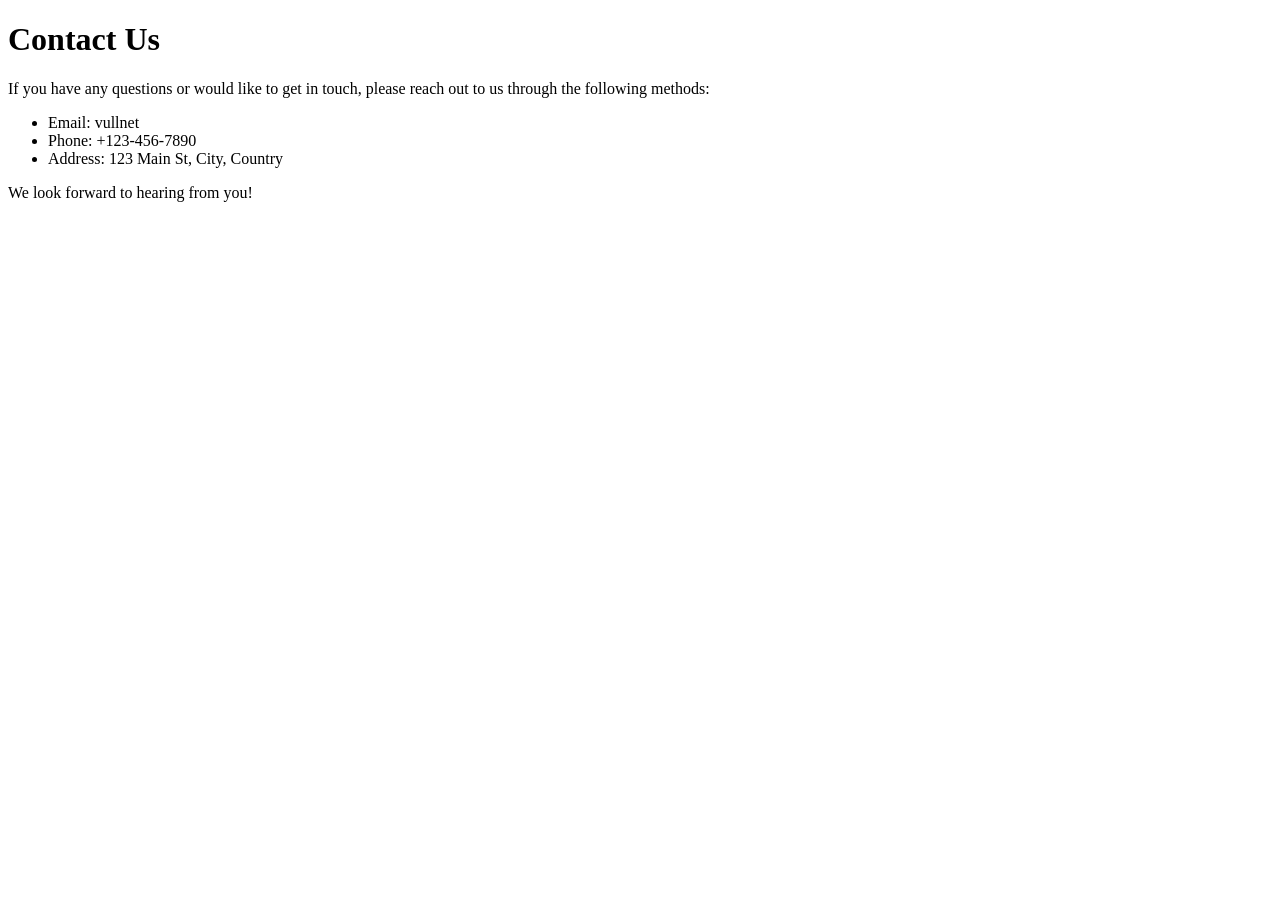
<file: contact.html>
<!DOCTYPE html>
<html lang="en">
<head>
    <meta charset="UTF-8">
    <meta name="viewport" content="width=device-width, initial-scale=1.0">
    <title>Contact</title>
</head>
<body>
    <h1>Contact Us</h1>
    <p>If you have any questions or would like to get in touch, please reach out to us through the following methods:</p>
    <ul>
        <li>Email: vullnet</li>
        <li>Phone: +123-456-7890</li>
        <li>Address: 123 Main St, City, Country</li>    
    </ul>
    <p>We look forward to hearing from you!</p>
    <iframe src="https://www.google.com/maps/embed?pb=!1m14!1m8!1m3!1d9317.91464565483!2d20.867624!3d42.888306!3m2!1i1024!2i768!4f13.1!3m3!1m2!1s0x135345be74d29c69%3A0xd1d95ee51e5bafba!2sLondon%20School!5e1!3m2!1sen!2sus!4v1768060359358!5m2!1sen!2sus" width="100%" height="450" style="border:0;" allowfullscreen="" loading="lazy" referrerpolicy="no-referrer-when-downgrade"></iframe>  
</body>
</html>
</file>
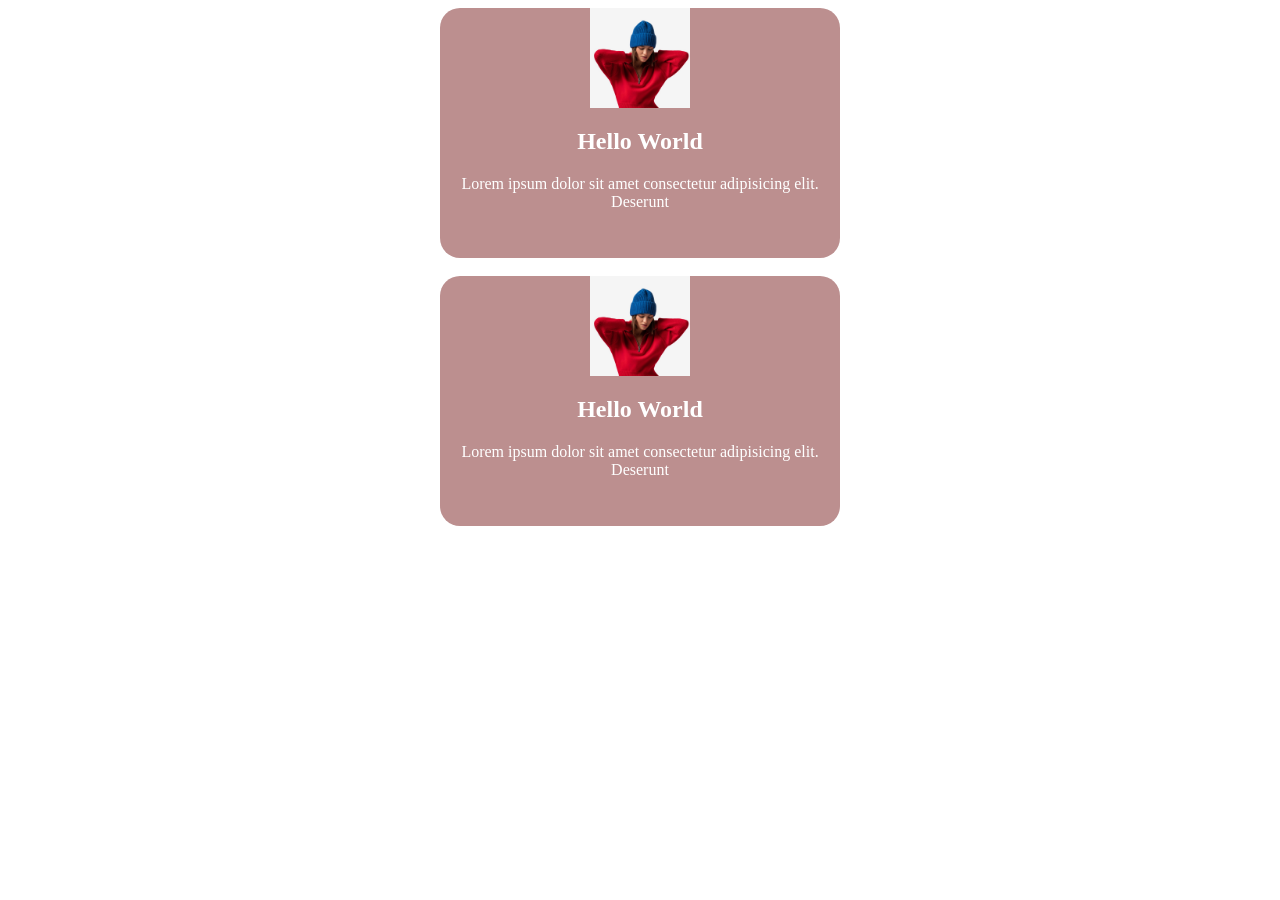
<file: kk.html>
<!DOCTYPE html>
<html lang="en">
<head>
  <meta charset="UTF-8">
  <title>Simple Website Project</title>
<link rel="stylesheet" href="style.css">
  
</head>

<body>


<div class="div">
    <img src="image.png" alt="">
<h2>Hello World</h2>
<p>Lorem ipsum dolor sit amet consectetur adipisicing elit. Deserunt </p>
</div>
<br>
<div class="div">
    <img src="image.png" alt="">
<h2>Hello World</h2>
<p>Lorem ipsum dolor sit amet consectetur adipisicing elit. Deserunt </p>
</div>


</body>
</html>
</file>
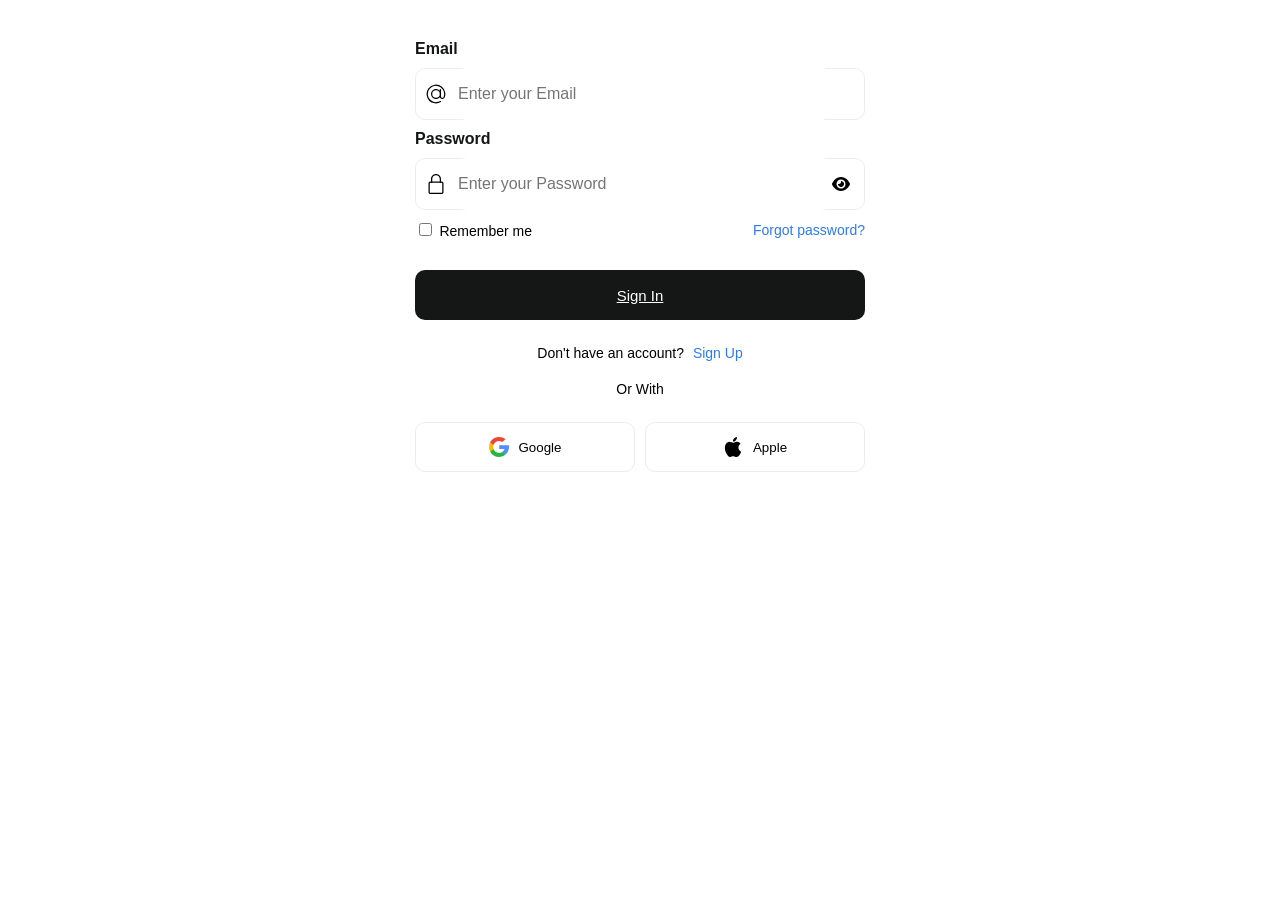
<file: login.html>
<!DOCTYPE html>
<html lang="en">
<head>
    <meta charset="UTF-8">
    <meta name="viewport" content="width=device-width, initial-scale=1.0">
    <title>Document</title>
    <link rel="stylesheet" href="index.css">
</head>
<body>
    


    
<!-- From Uiverse.io by micaelgomestavares --> 
<form id="contact" class="form">
    <div class="flex-column">
      <label>Email </label></div>
      <div class="inputForm">
        <svg height="20" viewBox="0 0 32 32" width="20" xmlns="http://www.w3.org/2000/svg"><g id="Layer_3" data-name="Layer 3"><path d="m30.853 13.87a15 15 0 0 0 -29.729 4.082 15.1 15.1 0 0 0 12.876 12.918 15.6 15.6 0 0 0 2.016.13 14.85 14.85 0 0 0 7.715-2.145 1 1 0 1 0 -1.031-1.711 13.007 13.007 0 1 1 5.458-6.529 2.149 2.149 0 0 1 -4.158-.759v-10.856a1 1 0 0 0 -2 0v1.726a8 8 0 1 0 .2 10.325 4.135 4.135 0 0 0 7.83.274 15.2 15.2 0 0 0 .823-7.455zm-14.853 8.13a6 6 0 1 1 6-6 6.006 6.006 0 0 1 -6 6z"></path></g></svg>
        <input type="text" class="input" placeholder="Enter your Email">
      </div>
    
    <div class="flex-column">
      <label>Password </label></div>
      <div class="inputForm">
        <svg height="20" viewBox="-64 0 512 512" width="20" xmlns="http://www.w3.org/2000/svg"><path d="m336 512h-288c-26.453125 0-48-21.523438-48-48v-224c0-26.476562 21.546875-48 48-48h288c26.453125 0 48 21.523438 48 48v224c0 26.476562-21.546875 48-48 48zm-288-288c-8.8125 0-16 7.167969-16 16v224c0 8.832031 7.1875 16 16 16h288c8.8125 0 16-7.167969 16-16v-224c0-8.832031-7.1875-16-16-16zm0 0"></path><path d="m304 224c-8.832031 0-16-7.167969-16-16v-80c0-52.929688-43.070312-96-96-96s-96 43.070312-96 96v80c0 8.832031-7.167969 16-16 16s-16-7.167969-16-16v-80c0-70.59375 57.40625-128 128-128s128 57.40625 128 128v80c0 8.832031-7.167969 16-16 16zm0 0"></path></svg>        
        <input type="password" class="input" placeholder="Enter your Password">
        <svg viewBox="0 0 576 512" height="1em" xmlns="http://www.w3.org/2000/svg"><path d="M288 32c-80.8 0-145.5 36.8-192.6 80.6C48.6 156 17.3 208 2.5 243.7c-3.3 7.9-3.3 16.7 0 24.6C17.3 304 48.6 356 95.4 399.4C142.5 443.2 207.2 480 288 480s145.5-36.8 192.6-80.6c46.8-43.5 78.1-95.4 93-131.1c3.3-7.9 3.3-16.7 0-24.6c-14.9-35.7-46.2-87.7-93-131.1C433.5 68.8 368.8 32 288 32zM144 256a144 144 0 1 1 288 0 144 144 0 1 1 -288 0zm144-64c0 35.3-28.7 64-64 64c-7.1 0-13.9-1.2-20.3-3.3c-5.5-1.8-11.9 1.6-11.7 7.4c.3 6.9 1.3 13.8 3.2 20.7c13.7 51.2 66.4 81.6 117.6 67.9s81.6-66.4 67.9-117.6c-11.1-41.5-47.8-69.4-88.6-71.1c-5.8-.2-9.2 6.1-7.4 11.7c2.1 6.4 3.3 13.2 3.3 20.3z"></path></svg>
      </div>
    
    <div class="flex-row">
      <div>
      <input type="checkbox">
      <label>Remember me </label>
      </div>
      <span class="span">Forgot password?</span>
    </div>
     <button class="button-submit"><a href="user.html">Sign In</a></button>
    <p class="p">Don't have an account? <span class="span">Sign Up</span>

    </p><p class="p line">Or With</p>

    <div class="flex-row">
      <button class="btn google">
        <svg version="1.1" width="20" id="Layer_1" xmlns="http://www.w3.org/2000/svg" xmlns:xlink="http://www.w3.org/1999/xlink" x="0px" y="0px" viewBox="0 0 512 512" style="enable-background:new 0 0 512 512;" xml:space="preserve">
<path style="fill:#FBBB00;" d="M113.47,309.408L95.648,375.94l-65.139,1.378C11.042,341.211,0,299.9,0,256
	c0-42.451,10.324-82.483,28.624-117.732h0.014l57.992,10.632l25.404,57.644c-5.317,15.501-8.215,32.141-8.215,49.456
	C103.821,274.792,107.225,292.797,113.47,309.408z"></path>
<path style="fill:#518EF8;" d="M507.527,208.176C510.467,223.662,512,239.655,512,256c0,18.328-1.927,36.206-5.598,53.451
	c-12.462,58.683-45.025,109.925-90.134,146.187l-0.014-0.014l-73.044-3.727l-10.338-64.535
	c29.932-17.554,53.324-45.025,65.646-77.911h-136.89V208.176h138.887L507.527,208.176L507.527,208.176z"></path>
<path style="fill:#28B446;" d="M416.253,455.624l0.014,0.014C372.396,490.901,316.666,512,256,512
	c-97.491,0-182.252-54.491-225.491-134.681l82.961-67.91c21.619,57.698,77.278,98.771,142.53,98.771
	c28.047,0,54.323-7.582,76.87-20.818L416.253,455.624z"></path>
<path style="fill:#F14336;" d="M419.404,58.936l-82.933,67.896c-23.335-14.586-50.919-23.012-80.471-23.012
	c-66.729,0-123.429,42.957-143.965,102.724l-83.397-68.276h-0.014C71.23,56.123,157.06,0,256,0
	C318.115,0,375.068,22.126,419.404,58.936z"></path>

</svg>
   
        Google 
        
      </button><button class="btn apple">
<svg version="1.1" height="20" width="20" id="Capa_1" xmlns="http://www.w3.org/2000/svg" xmlns:xlink="http://www.w3.org/1999/xlink" x="0px" y="0px" viewBox="0 0 22.773 22.773" style="enable-background:new 0 0 22.773 22.773;" xml:space="preserve"> <g> <g> <path d="M15.769,0c0.053,0,0.106,0,0.162,0c0.13,1.606-0.483,2.806-1.228,3.675c-0.731,0.863-1.732,1.7-3.351,1.573 c-0.108-1.583,0.506-2.694,1.25-3.561C13.292,0.879,14.557,0.16,15.769,0z"></path> <path d="M20.67,16.716c0,0.016,0,0.03,0,0.045c-0.455,1.378-1.104,2.559-1.896,3.655c-0.723,0.995-1.609,2.334-3.191,2.334 c-1.367,0-2.275-0.879-3.676-0.903c-1.482-0.024-2.297,0.735-3.652,0.926c-0.155,0-0.31,0-0.462,0 c-0.995-0.144-1.798-0.932-2.383-1.642c-1.725-2.098-3.058-4.808-3.306-8.276c0-0.34,0-0.679,0-1.019 c0.105-2.482,1.311-4.5,2.914-5.478c0.846-0.52,2.009-0.963,3.304-0.765c0.555,0.086,1.122,0.276,1.619,0.464 c0.471,0.181,1.06,0.502,1.618,0.485c0.378-0.011,0.754-0.208,1.135-0.347c1.116-0.403,2.21-0.865,3.652-0.648 c1.733,0.262,2.963,1.032,3.723,2.22c-1.466,0.933-2.625,2.339-2.427,4.74C17.818,14.688,19.086,15.964,20.67,16.716z"></path> </g></g></svg>

        Apple 
        
</button></div></form>
</body>
</html>
</file>
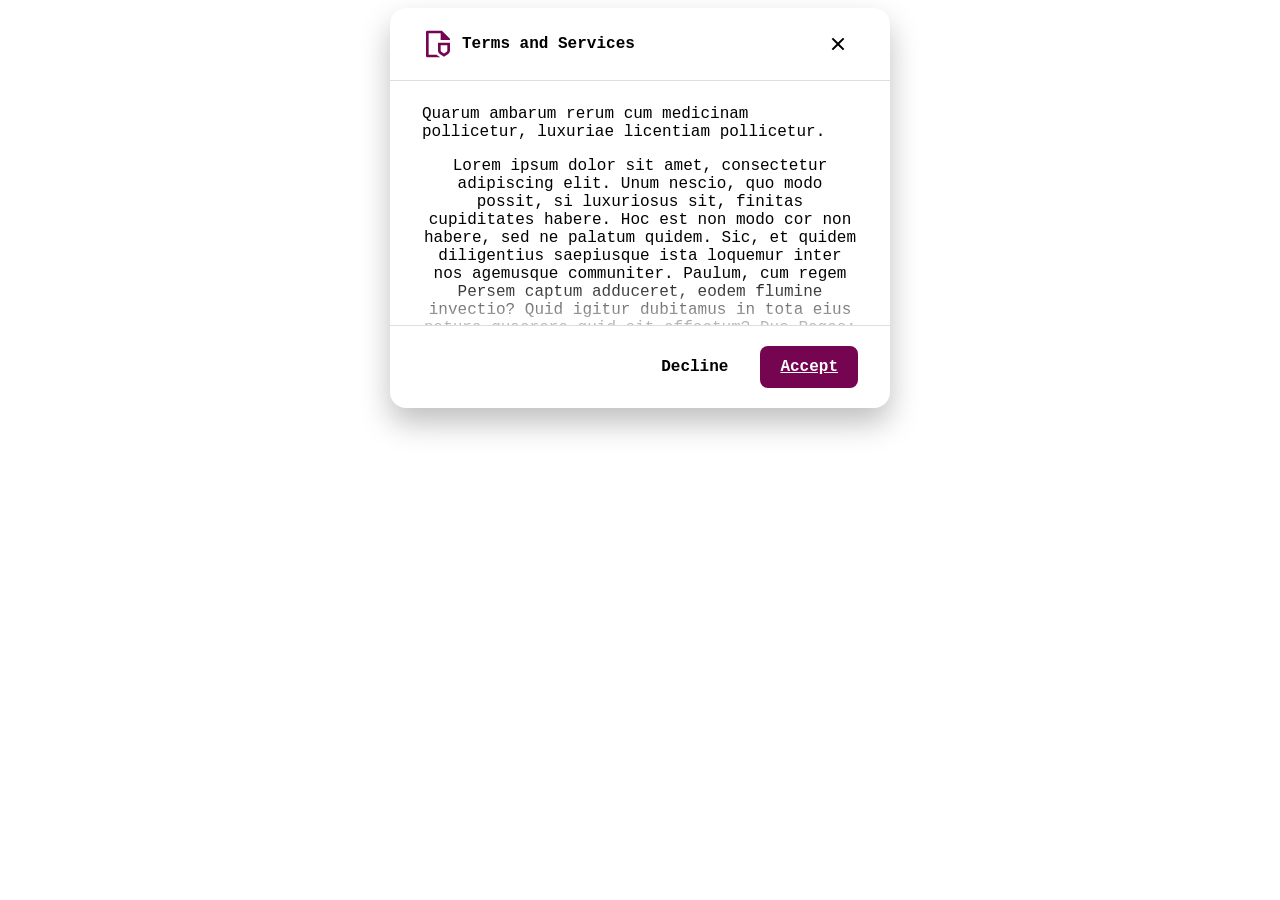
<file: user.html>
<!DOCTYPE html>
<html lang="en">
<head>
    <meta charset="UTF-8">
    <meta name="viewport" content="width=device-width, initial-scale=1.0">
    <title>Document</title>
    <link rel="stylesheet" href="index.css">
</head>
<body>

    <!-- From Uiverse.io by Admin12121 --> 
<div class="modal">
	<article class="modal-container">
		<header class="modal-container-header">
			<span class="modal-container-title">
				<svg aria-hidden="true" height="24" width="24" viewBox="0 0 24 24" xmlns="http://www.w3.org/2000/svg">
					<path d="M0 0h24v24H0z" fill="none"></path>
					<path d="M14 9V4H5v16h6.056c.328.417.724.785 1.18 1.085l1.39.915H3.993A.993.993 0 0 1 3 21.008V2.992C3 2.455 3.449 2 4.002 2h10.995L21 8v1h-7zm-2 2h9v5.949c0 .99-.501 1.916-1.336 2.465L16.5 21.498l-3.164-2.084A2.953 2.953 0 0 1 12 16.95V11zm2 5.949c0 .316.162.614.436.795l2.064 1.36 2.064-1.36a.954.954 0 0 0 .436-.795V13h-5v3.949z" fill="currentColor"></path>
				</svg>
				Terms and Services
			</span>
			<button class="icon-button">
				<svg height="24" width="24" viewBox="0 0 24 24" xmlns="http://www.w3.org/2000/svg">
					<path d="M0 0h24v24H0z" fill="none"></path>
					<path d="M12 10.586l4.95-4.95 1.414 1.414-4.95 4.95 4.95 4.95-1.414 1.414-4.95-4.95-4.95 4.95-1.414-1.414 4.95-4.95-4.95-4.95L7.05 5.636z" fill="currentColor"></path>
				</svg>
			</button>
		</header>
		<section class="modal-container-body rtf">
			<span>Quarum ambarum rerum cum medicinam pollicetur, luxuriae licentiam pollicetur.</span>

			<p>Lorem ipsum dolor sit amet, consectetur adipiscing elit. Unum nescio, quo modo possit, si luxuriosus sit, finitas cupiditates habere. Hoc est non modo cor non habere, sed ne palatum quidem. Sic, et quidem diligentius saepiusque ista loquemur inter nos agemusque communiter. Paulum, cum regem Persem captum adduceret, eodem flumine invectio? Quid igitur dubitamus in tota eius natura quaerere quid sit effectum? Duo Reges: constructio interrete. </p>

			<span>Ut proverbia non nulla veriora sint quam vestra dogmata.</span>

			<p>Quasi vero, inquit, perpetua oratio rhetorum solum, non etiam philosophorum sit. Tria genera cupiditatum, naturales et necessariae, naturales et non necessariae, nec naturales nec necessariae. Sin aliud quid voles, postea. Consequatur summas voluptates non modo parvo, sed per me nihilo, si potest; </p>

			<p>Cur igitur easdem res, inquam, Peripateticis dicentibus verbum nullum est, quod non intellegatur? Primum in nostrane potestate est, quid meminerimus? Eam tum adesse, cum dolor omnis absit; Quodsi ipsam honestatem undique pertectam atque absolutam. Aliam vero vim voluptatis esse, aliam nihil dolendi, nisi valde pertinax fueris, concedas necesse est. Nec enim, cum tua causa cui commodes, beneficium illud habendum est, sed faeneratio, nec gratia deberi videtur ei, qui sua causa commodaverit. Universa enim illorum ratione cum tota vestra confligendum puto. Sed residamus, inquit, si placet. Sed vobis voluptatum perceptarum recordatio vitam beatam facit, et quidem corpore perceptarum. Itaque primos congressus copulationesque et consuetudinum instituendarum voluntates fieri propter voluptatem; Ita enim se Athenis collocavit, ut sit paene unus ex Atticis, ut id etiam cognomen videatur habiturus. Atque hoc loco similitudines eas, quibus illi uti solent, dissimillimas proferebas. </p>

			<span>An hoc usque quaque, aliter in vita?</span>
			<ol>
				<li>Etenim nec iustitia nec amicitia esse omnino poterunt, nisi ipsae per se expetuntur.</li>
				<li>Pisone in eo gymnasio, quod Ptolomaeum vocatur, unaque nobiscum Q.</li>
				<li>Certe nihil nisi quod possit ipsum propter se iure laudari.</li>
				<li>Itaque e contrario moderati aequabilesque habitus, affectiones ususque corporis apti esse ad naturam videntur.</li>
			</ol>

			<p>Utilitatis causa amicitia est quaesita. Qui autem de summo bono dissentit de tota philosophiae ratione dissentit. Quamquam non negatis nos intellegere quid sit voluptas, sed quid ille dicat. Sed emolumenta communia esse dicuntur, recte autem facta et peccata non habentur communia. Hoc positum in Phaedro a Platone probavit Epicurus sensitque in omni disputatione id fieri oportere. Potius inflammat, ut coercendi magis quam dedocendi esse videantur. Roges enim Aristonem, bonane ei videantur haec: vacuitas doloris, divitiae, valitudo; Totum autem id externum est, et quod externum, id in casu est. Non autem hoc: igitur ne illud quidem. Simul atque natum animal est, gaudet voluptate et eam appetit ut bonum, aspernatur dolorem ut malum. Quamquam tu hanc copiosiorem etiam soles dicere. Quid enim necesse est, tamquam meretricem in matronarum coetum, sic voluptatem in virtutum concilium adducere? Hoc positum in Phaedro a Platone probavit Epicurus sensitque in omni disputatione id fieri oportere. Videsne quam sit magna dissensio? </p>

			<span>Claudii libidini, qui tum erat summo ne imperio, dederetur.</span>

			<p>Eorum enim est haec querela, qui sibi cari sunt seseque diligunt. Cum audissem Antiochum, Brute, ut solebam, cum M. An obliviscimur, quantopere in audiendo in legendoque moveamur, cum pie, cum amice, cum magno animo aliquid factum cognoscimus? Qui igitur convenit ab alia voluptate dicere naturam proficisci, in alia summum bonum ponere? Magni enim aestimabat pecuniam non modo non contra leges, sed etiam legibus partam. Haec mirabilia videri intellego, sed cum certe superiora firma ac vera sint, his autem ea consentanea et consequentia, ne de horum quidem est veritate dubitandum. At, illa, ut vobis placet, partem quandam tuetur, reliquam deserit. Sed utrum hortandus es nobis, Luci, inquit, an etiam tua sponte propensus es? Sed est forma eius disciplinae, sicut fere ceterarum, triplex: una pars est naturae, disserendi altera, vivendi tertia. Nemo enim est, qui aliter dixerit quin omnium naturarum simile esset id, ad quod omnia referrentur, quod est ultimum rerum appetendarum. Quid est, quod ab ea absolvi et perfici debeat? Quod cum accidisset ut alter alterum necopinato videremus, surrexit statim. Tantum dico, magis fuisse vestrum agere Epicuri diem natalem, quam illius testamento cavere ut ageretur. Quod iam a me expectare noli. Quod totum contra est. Semper enim ita adsumit aliquid, ut ea, quae prima dederit, non deserat. </p>

			<span>Sed nimis multa.</span>

			<p>Nec vero alia sunt quaerenda contra Carneadeam illam sententiam. Negat enim summo bono afferre incrementum diem. Causa autem fuit huc veniendi ut quosdam hinc libros promerem. Deinde prima illa, quae in congressu solemus: Quid tu, inquit, huc? Minime vero probatur huic disciplinae, de qua loquor, aut iustitiam aut amicitiam propter utilitates adscisci aut probari. Nulla profecto est, quin suam vim retineat a primo ad extremum. Sed ad illum redeo. Quem quidem vos, cum improbis poenam proponitis, inpetibilem facitis, cum sapientem semper boni plus habere vultis, tolerabilem. Huic ego, si negaret quicquam interesse ad beate vivendum quali uteretur victu, concederem, laudarem etiam; Non igitur de improbo, sed de callido improbo quaerimus, qualis Q. His singulis copiose responderi solet, sed quae perspicua sunt longa esse non debent. Quae cum ita sint, effectum est nihil esse malum, quod turpe non sit. </p>

		</section>
		<footer class="modal-container-footer">
			<button class="button is-ghost">Decline</button>
			<button class="button is-primary"><a href="index.html">Accept</a></button>
		</footer>
	</article>
</div>
    
</body>
</html>
</file>
<file: style.css>
.title-1 {
    color: rgb(0, 120, 255);
    background-color: yellow;
   
}   

.title-2 {  
    color: red;
    background-color: cadetblue;
}

.title-3{
    color: green;
    background-color: powderblue;
}


.paraOne {
    color: purple;
    
}

.paraTwo {
    color: orange;
}

.paraThree {
    color: brown;
}


.foto1{
    width: 300px;
    height: 200px;
    border: 2px solid red;
    border-radius: 20px;
}

.foto2{
    width: 200px;
    height: 100px;
    border-radius: 20px;
}

nav{
    text-align: center;
}

nav a{
    color : rgb(39, 42, 41);
       text-decoration:none;
       background-color: rgb(69, 255, 255);
       border-radius: 5px;
         padding: 5px;
         font-family: 'Segoe UI', Tahoma, Geneva, Verdana, sans-serif;
}

nav a:hover{
       background-color: rgb(20, 120, 120);
    color: white;
}


.title-1:hover {
    background-color: orange;
    color: white;
}

.title-2:hover {
    background-color: blue;
    color: white;
}

.title-3:hover {
    background-color: green;
    color: white;
}

.div1{
    background-color: lightgrey;
    border-radius: 15px;
    border: 2px solid black;
    width: 50%;
}

.div2{
    background-color: lightyellow;
    border-radius: 15px;
    border: 2px solid black;
    width: 50%;
}

main{
    background-color: lightcyan;
    padding: 20px;
    border-radius: 15px;
    border: 2px solid black;
    justify-content: center;
    align-items: center;
    text-align: center;
    margin: 10px auto;
}

footer{
    background-color: rgb(87, 134, 134);
    text-align: center;
    padding: 10px;
    border-radius: 15px;
    border: 2px solid black;
    margin-top: 20px;
}

div{
    width: 400px;
    height: 250px;
    margin: auto;
    border-radius: 20px;
    background-color: rosybrown;
}

div h2{
    text-align: center;
    color: white;
}

div p{
    text-align: center;
    color: white;
}

div img{
    display: block;
    margin-left: auto;
    margin-right: auto;
    width: auto;
    height: 100px;
}
</file>
<file: index.css>
body{
font-family: 'Courier New', Courier, monospace;
}

nav{
    background-color: lightblue;
    padding: 10px;
    text-align: center;
    border-radius: 20px;
    width: 500px;
    align-items: center;
    margin:  auto;
}
nav a{
    margin: 0 15px;
    text-decoration: none;
    color: black;
    font-weight: bold;
}

h1{
    color: navy;
    text-align: center;
}
p{
    text-align: center;
}
.div{
    border: 2px solid red;
    width: 500px;
    height: 380px;
    text-align: center;
}

img{
    width: 150px;
    height: 150px;
    border: 2px solid blue;
    margin: 0 auto;
}

main{
    background-color: lightgray;
    padding: 20px;
    border-radius: 10px;
    width: 1200px;
    margin: 20px auto;
    height: 800px;
    justify-content: center;
    align-items: center;
    display: flex;
    gap: 50px;
}




/* From Uiverse.io by Yaya12085 */ 
.card {
  margin-left: -1rem;
  margin-right: -1rem;
  display: flex;
  flex-wrap: wrap;
  align-items: stretch;
  margin-bottom: 2rem;
  width: 320px;
  display: flex;
  flex-direction: column;
  border-radius: 0.25rem;
  background-color: rgba(17, 24, 39, 1);
  padding: 1.5rem;
}

.header {
  display: flex;
  flex-direction: column;
}

.title {
  font-size: 1.5rem;
  line-height: 2rem;
  font-weight: 700;
  color: #fff
}

.price {
  font-size: 3.75rem;
  line-height: 1;
  font-weight: 700;
  color: #fff
}

.desc {
  margin-top: 0.75rem;
  margin-bottom: 0.75rem;
  line-height: 1.625;
  color: rgba(156, 163, 175, 1);
}

.lists {
  margin-bottom: 1.5rem;
  flex: 1 1 0%;
  color: rgba(156, 163, 175, 1);
}

.lists .list {
  margin-bottom: 0.5rem;
  display: flex;
  margin-left: 0.5rem
}

.lists .list svg {
  height: 1.5rem;
  width: 1.5rem;
  flex-shrink: 0;
  margin-right: 0.5rem;
  color: rgba(167, 139, 250, 1);
}

.action {
  border: none;
  outline: none;
  display: inline-block;
  border-radius: 0.25rem;
  background-color: rgba(167, 139, 250, 1);
  padding-left: 1.25rem;
  padding-right: 1.25rem;
  padding-top: 0.75rem;
  padding-bottom: 0.75rem;
  text-align: center;
  font-weight: 600;
  letter-spacing: 0.05em;
  color: rgba(17, 24, 39, 1);
}


/* From Uiverse.io by micaelgomestavares */ 
.form {
  margin: 10px auto;
  display: flex;
  flex-direction: column;
  gap: 10px;
  background-color: #ffffff;
  padding: 30px;
  width: 450px;
  border-radius: 20px;
  font-family: -apple-system, BlinkMacSystemFont, 'Segoe UI', Roboto, Oxygen, Ubuntu, Cantarell, 'Open Sans', 'Helvetica Neue', sans-serif;
}

::placeholder {
  font-family: -apple-system, BlinkMacSystemFont, 'Segoe UI', Roboto, Oxygen, Ubuntu, Cantarell, 'Open Sans', 'Helvetica Neue', sans-serif;
}

.form button {
  align-self: flex-end;
}

.flex-column > label {
  color: #151717;
  font-weight: 600;
}

.inputForm {
  border: 1.5px solid #ecedec;
  border-radius: 10px;
  height: 50px;
  display: flex;
  align-items: center;
  padding-left: 10px;
  transition: 0.2s ease-in-out;
}

.input {
  margin-left: 10px;
  border-radius: 10px;
  border: none;
  width: 85%;
  height: 100%;
}

.input:focus {
  outline: none;
}

.inputForm:focus-within {
  border: 1.5px solid #2d79f3;
}

.flex-row {
  display: flex;
  flex-direction: row;
  align-items: center;
  gap: 10px;
  justify-content: space-between;
}

.flex-row > div > label {
  font-size: 14px;
  color: black;
  font-weight: 400;
}

.span {
  font-size: 14px;
  margin-left: 5px;
  color: #2d79f3;
  font-weight: 500;
  cursor: pointer;
}

.button-submit {
  margin: 20px 0 10px 0;
  background-color: #151717;
  border: none;
  color: white;
  font-size: 15px;
  font-weight: 500;
  border-radius: 10px;
  height: 50px;
  width: 100%;
  cursor: pointer;
}

.button-submit:hover {
  background-color: #252727;
}

.p {
  text-align: center;
  color: black;
  font-size: 14px;
  margin: 5px 0;
}

.btn {
  margin-top: 10px;
  width: 100%;
  height: 50px;
  border-radius: 10px;
  display: flex;
  justify-content: center;
  align-items: center;
  font-weight: 500;
  gap: 10px;
  border: 1px solid #ededef;
  background-color: white;
  cursor: pointer;
  transition: 0.2s ease-in-out;
}

.btn:hover {
  border: 1px solid #2d79f3;
  ;
}

    


/* From Uiverse.io by Admin12121 */ 
.button,
.input,
.select,
.textarea {
  font: inherit;
}

a {
  color: inherit;
}

.modal-container {
  max-height: 400px;
  max-width: 500px;
  margin-left: auto;
  margin-right: auto;
  background-color: #fff;
  border-radius: 16px;
  overflow: hidden;
  display: flex;
  flex-direction: column;
  box-shadow: 0 15px 30px 0 rgba(0, 0, 0, 0.25);
}

@media (max-width: 600px) {
  .modal-container {
    width: 90%;
  }
}

.modal-container-header {
  padding: 16px 32px;
  border-bottom: 1px solid #ddd;
  display: flex;
  align-items: center;
  justify-content: space-between;
}

.modal-container-title {
  display: flex;
  align-items: center;
  gap: 8px;
  line-height: 1;
  font-weight: 700;
  font-size: 1.125;
}

.modal-container-title svg {
  width: 32px;
  height: 32px;
  color: #750550;
}

.modal-container-body {
  padding: 24px 32px 51px;
  overflow-y: auto;
}

.rtf h1,
.rtf h2,
.rtf h3,
.rtf h4,
.rtf h5,
.rtf h6 {
  font-weight: 700;
}

.rtf h1 {
  font-size: 1.5rem;
  line-height: 1.125;
}

.rtf h2 {
  font-size: 1.25rem;
  line-height: 1.25;
}

.rtf h3 {
  font-size: 1rem;
  line-height: 1.5;
}

.rtf > * + * {
  margin-top: 1em;
}

.rtf > * + :is(h1, h2, h3) {
  margin-top: 2em;
}

.rtf > :is(h1, h2, h3) + * {
  margin-top: 0.75em;
}

.rtf ul,
.rtf ol {
  margin-left: 20px;
  list-style-position: inside;
}

.rtf ol {
  list-style: numeric;
}

.rtf ul {
  list-style: disc;
}

.modal-container-footer {
  padding: 20px 32px;
  display: flex;
  align-items: center;
  justify-content: flex-end;
  border-top: 1px solid #ddd;
  gap: 12px;
  position: relative;
}

.modal-container-footer:after {
  content: "";
  display: block;
  position: absolute;
  top: -51px;
  left: 24px;
  right: 24px;
  height: 50px;
  flex-shrink: 0;
  background-image: linear-gradient(to top, rgba(255, 255, 255, 0.75), transparent);
  pointer-events: none;
}

.button {
  padding: 12px 20px;
  border-radius: 8px;
  background-color: transparent;
  border: 0;
  font-weight: 600;
  cursor: pointer;
  transition: 0.15s ease;
}

.button.is-ghost:hover, .button.is-ghost:focus {
  background-color: #dfdad7;
}

.button.is-primary {
  background-color: #750550;
  color: #fff;
}

.button.is-primary:hover, .button.is-primary:focus {
  background-color: #4a0433;
}

.icon-button {
  padding: 0;
  border: 0;
  background-color: transparent;
  width: 40px;
  height: 40px;
  display: flex;
  align-items: center;
  justify-content: center;
  line-height: 1;
  cursor: pointer;
  border-radius: 8px;
  transition: 0.15s ease;
}

.icon-button svg {
  width: 24px;
  height: 24px;
}

.icon-button:hover, .icon-button:focus {
  background-color: #dfdad7;
}
</file>
